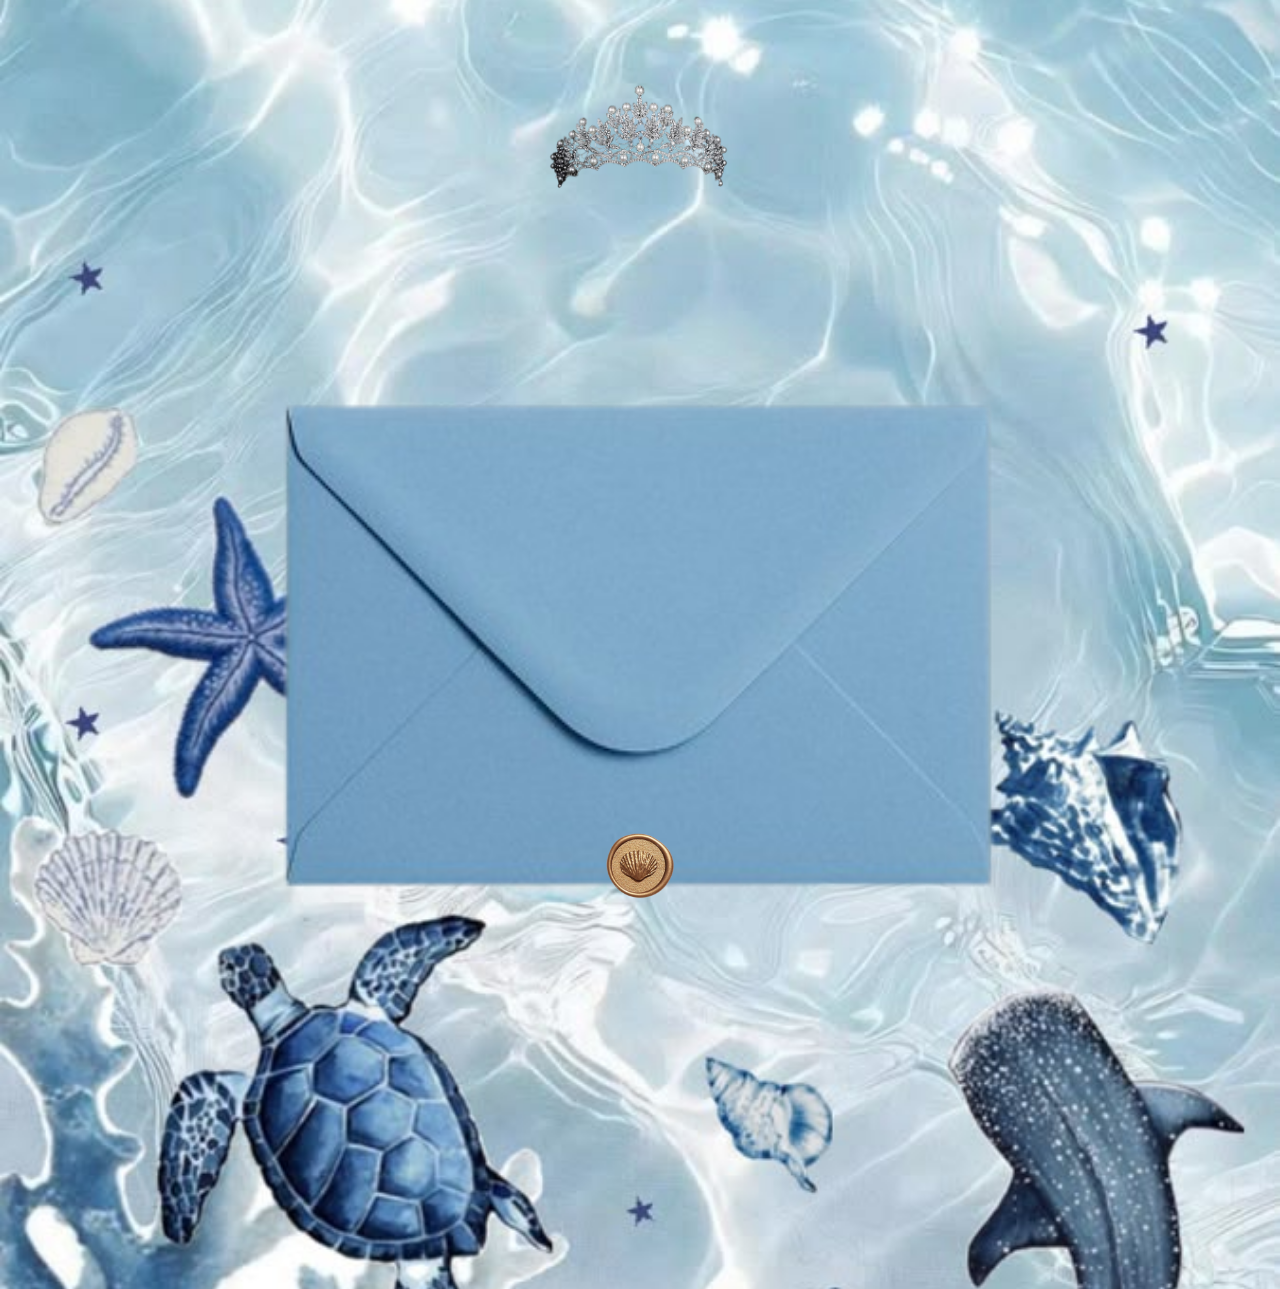
<file: index.html>
<!DOCTYPE html>
<html lang="pt-BR">
  <head>
    <meta charset="UTF-8">
    <meta name="viewport" content="width=device-width, initial-scale=1.0">
    <title>ENVELOPE MISTERIOSO</title>
    <link rel="stylesheet" href="style.css">
  </head>
  <body>
    <div class="centro_envelope">

      <img class="coroa" src="image/coroa_nova-removebg-preview.png" alt="Coroa">

      <img class="envelope" src="image/envelope.png" alt="Envelope">

      <a href="pagina2.html">
        <img src="image/selo_ostra-removebg-preview.png" alt="Selo" class="selo">
      </a>

    </div>
  </body>
</html>
</file>
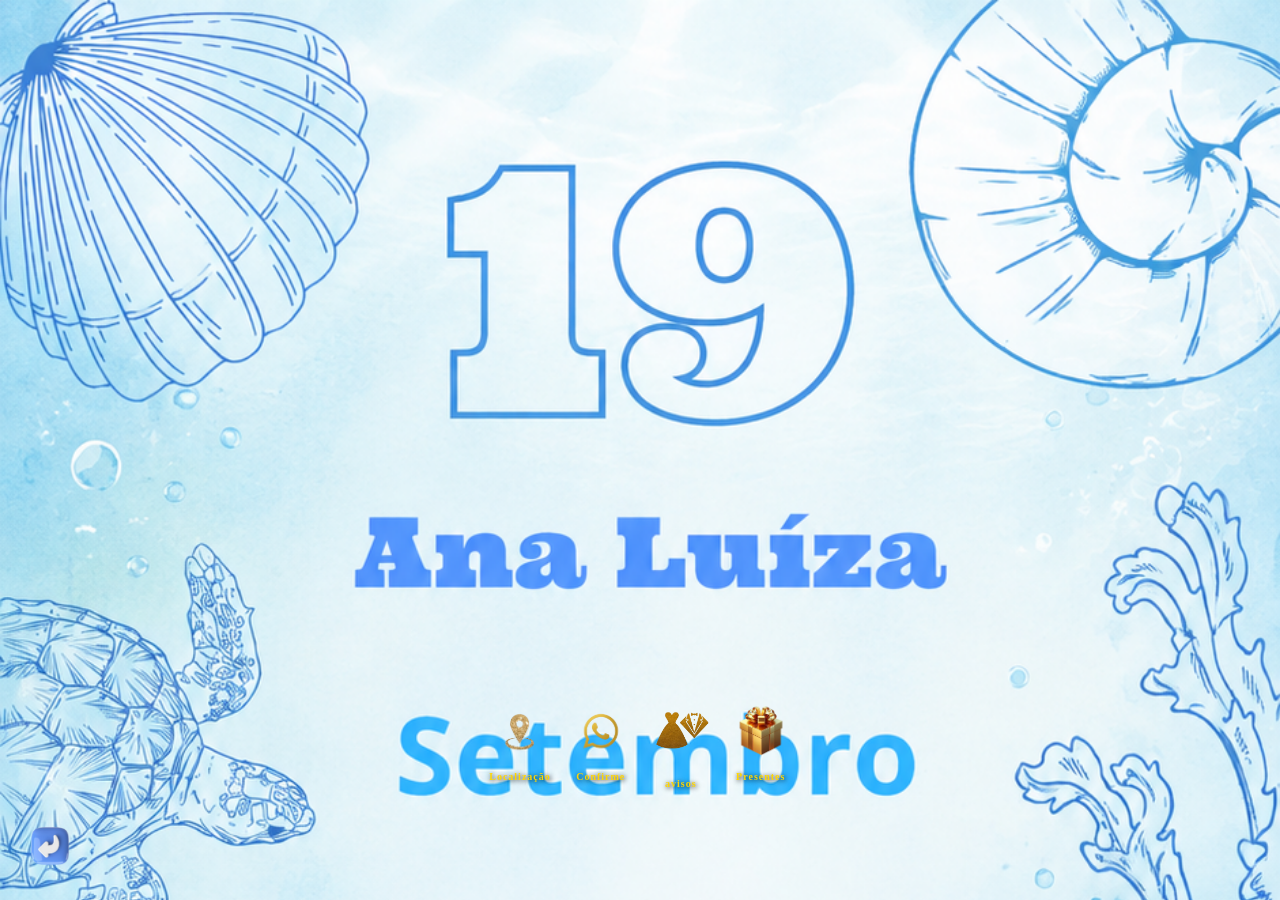
<file: pagina2.html>
<!DOCTYPE html>
<html lang="pt-BR">
<head>
    <meta charset="UTF-8">
    <meta name="viewport" content="width=device-width, initial-scale=1.0">
    <title>Convite de Aniversário</title>
    <link rel="stylesheet" href="style.pg2.css">
</head>

<body>

<div class="opcoes">

    <div class="bussula">
        <a href="https://maps.app.goo.gl/RYfJB5Xmc7eXmLzr7?g_st=aw" target="_blank">
            <img src="image2/lodourado-removebg-preview.png" 
                 alt="Localização">
                 
        </a>
        <h3>Localização</h3>
    </div>


    <div class="confirmacao">
        <a href="https://wa.me/5583988756639?text=Ol%C3%A1%21%20Gostaria%20de%20confirmar%20minha%20presen%C3%A7a%20no%20evento." 
           target="_blank">

            <img src="image2/whats2-removebg-preview.png" 
                 alt="Confirmar presença">
                 
        </a>

        <h3>Confirme</h3>
    </div>


    <div class="roupas">
        <a href="pagina3.html">
            <img src="image2/roupas-removebg-preview.png" 
                 alt="Roupas">
                
        </a>

        <h3>avisos</h3>
    </div>
    

    <div class="presentes">
        <a href="pagina4.html">
            <img src="image2/caixa.de.presentes-removebg-preview.png" 
                 alt="Presentes">
                
        </a>

        <h3>Presentes</h3>
    </div>

</div>
       <div class="voltar">
        <a href="index.html">
            <img src="image3/voltar3-removebg-preview.png" 
                 alt="Localização" style="width: 40px;">
                 
        </a>
      
    </div>

</body>
</html>
</file>
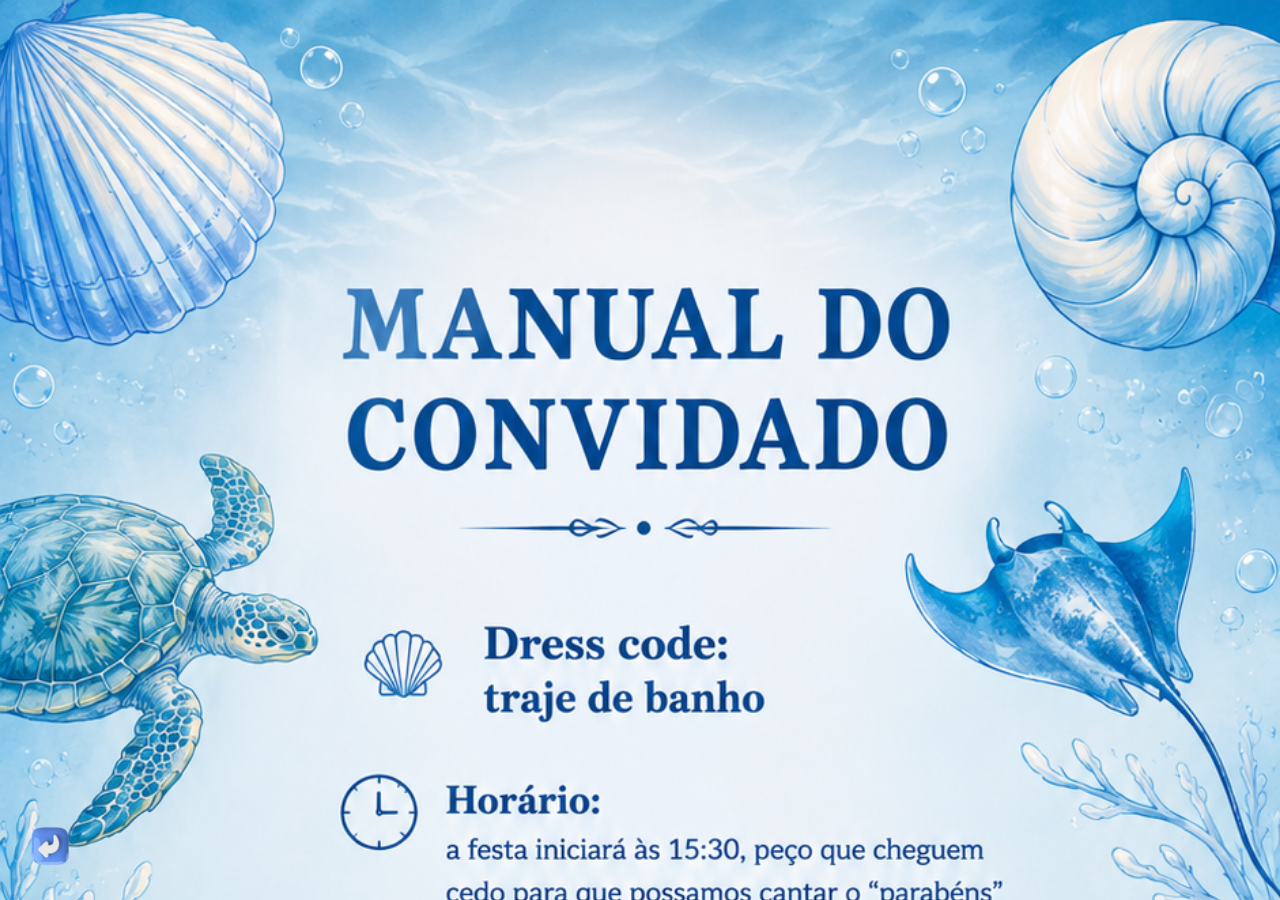
<file: pagina3.html>
<!DOCTYPE html>
<html lang="pt-BR">
  <head>
    <meta charset="UTF-8">
    <meta name="viewport" content="width=device-width, initial-scale=1.0">
    <title>Roupas</title>
    <link rel="stylesheet" href="style.pg3.css">
  </head>
  <body>
       <div class="voltar">
        <a href="pagina2.html">
            <img src="image3/voltar3-removebg-preview.png" 
                 alt="Localização" style="width: 40px;">
                 
        </a>
      
    </div>
  </body>
</html>
</file>
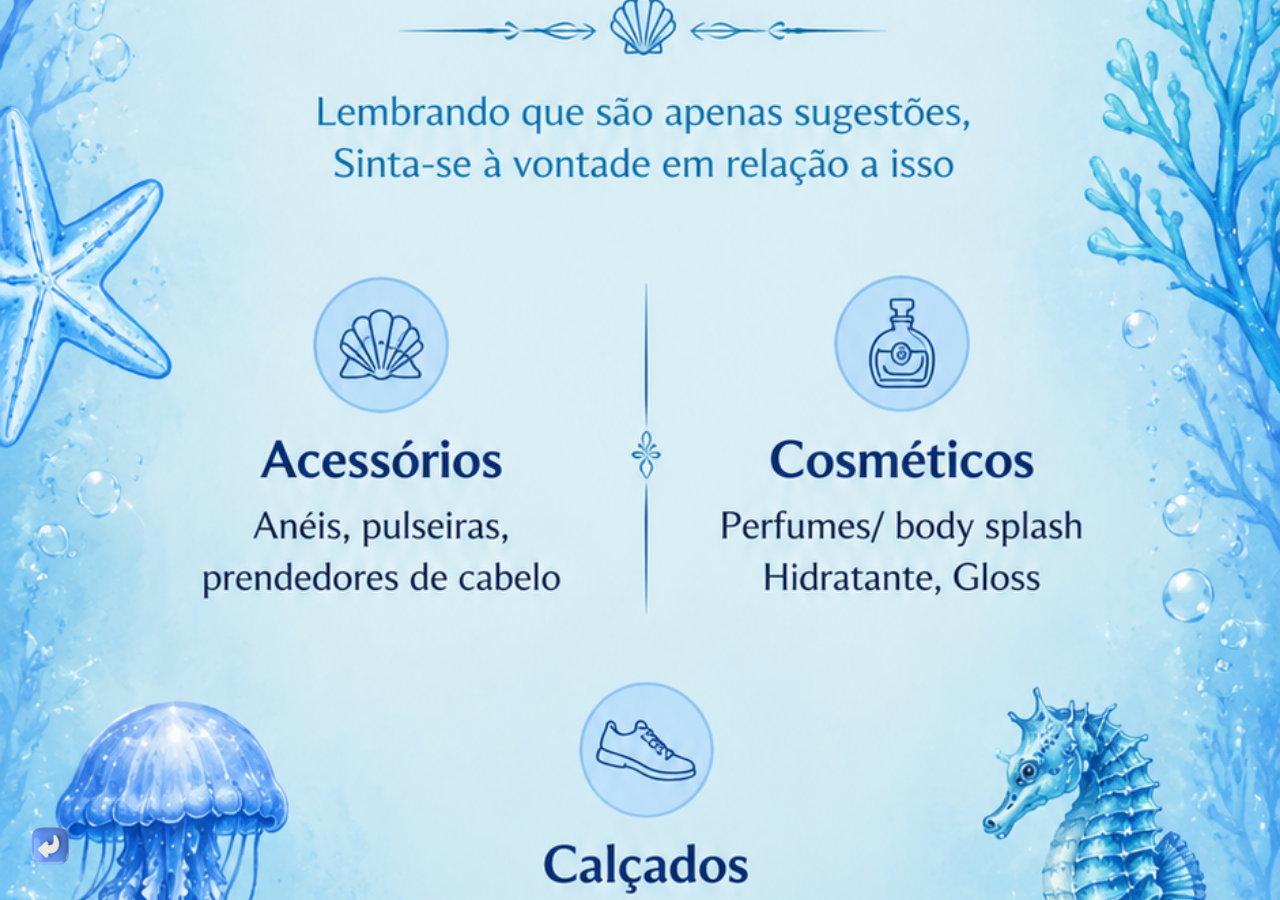
<file: pagina4.html>
<!DOCTYPE html>
<html lang="pt-BR">
<head>
    <meta charset="UTF-8">
    <meta name="viewport" content="width=device-width, initial-scale=1.0">
    <title>Presentes</title>
    <link rel="stylesheet" href="style.pg4.css">
</head>
<body>
    
       <div class="voltar">
        <a href="pagina2.html">
            <img src="image3/voltar3-removebg-preview.png" 
                 alt="Localização" style="width: 40px;">
                 
        </a>
      
    </div>
</body>
</html>
</file>
<file: style.css>
body {
    min-height: 100vh;
    margin: 0;
    background-image: url("image/fundomagico.jfif");
    background-size: cover;
    background-position: center;
    background-repeat: no-repeat;
}

@media (max-width: 480px) {
    body {
        background-position: center center;
    }
}

.centro_envelope{
    display: flex;
    flex-direction: column;
    align-items: center;
    position: relative;
    margin-top: 10px;
}

.coroa{
    width: 200px;
    max-width: 80%;
    margin-bottom: -300px;   /* distância da coroa para o envelope */
   
}

.envelope{
    width: 1300px;
    max-width: 150vw;
}

.selo{
    position: absolute;
    width: 80px;
    left: 50%;
    top: 73%;              /* ajuste fino do selo */
    transform: translate(-50%, -150%);
}

.container-rodape {
  position: relative;    
  width: 100%;           
  max-width: 100%;     
}
</file>
<file: style.pg2.css>
body {
    min-height: 100vh;
    margin: 0;

    background-image: url("image2/genisis.png");
    background-repeat: no-repeat;
    background-position: center top;
    background-size: cover;
    background-color: #92daf2;

    overflow-x: hidden;
}
@media (max-width: 480px) {
    body {
        background-position: center center;
    }
}
/* grupo dos botões */
.opcoes {
    display: flex;
    justify-content: center;
    align-items: center;
    gap: 20px;

    position: absolute;
    top: 80%;
    left: 50%;
    transform: translate(-50%, -25%);

    width: 90%;
}


/* cada item */
.bussula,
.confirmacao,
.roupas,
.presentes {
    text-align: center;
}


/* imagens */
.opcoes img {
    width: 60px;
    max-width: 100%;
}


/* textos */
.opcoes h3 {
    color: gold;
    font-size: 10px;
    font-family: 'Georgia', serif;
    margin-top: 5px;
    text-shadow: 1px 1px 5px black;
    letter-spacing: 1px;
}


/* botão voltar */
.voltar {
    position: fixed;
    bottom: 30px;
    left: 30px;
}


.voltar img {
    width: 40px;
}


/* celulares pequenos */
@media (max-width: 480px) {

    .opcoes {
        gap: 15px;
    }

    .opcoes img {
        width: 50px;
    }

    .opcoes h3 {
        font-size: 9px;
    }

}
</file>
<file: style.pg3.css>
body {
    min-height: 100vh;
    margin: 0;

    background-image: url("image3/manialchat.png"); /* use a imagem original */
    background-repeat: no-repeat;
    background-position: top center;
    background-size: 100% auto;
    background-color: #dff4fb;
}
@media (max-width: 480px) {
    body {
        background-position: center center;
    }
}


/* botão voltar */
.voltar {
    position: fixed;
    bottom: 30px;
    left: 30px;
}


.voltar img {
    width: 40px;
    height: auto;
}


/* ajustes para celulares menores */
@media (max-width: 480px) {

    .voltar {
        bottom: 20px;
        left: 20px;
    }

    .voltar img {
        width: 35px;
    }

}
</file>
<file: style.pg4.css>
body {
    min-height: 100vh;
    margin: 0;
    background-image: url("image4/sugestaocgat.png");
    background-size: cover;
    background-position: center;
    background-repeat: no-repeat;
}
@media (max-width: 480px) {
    body {
        background-position: center center;
    }
}

/* botão voltar */
.voltar {
    position: fixed;
    bottom: 30px;
    left: 30px;
}


.voltar img {
    width: 40px;
    height: auto;
}


/* celulares menores */
@media (max-width: 480px) {

    .voltar {
        bottom: 20px;
        left: 20px;
    }

    .voltar img {
        width: 35px;
    }

}
</file>
